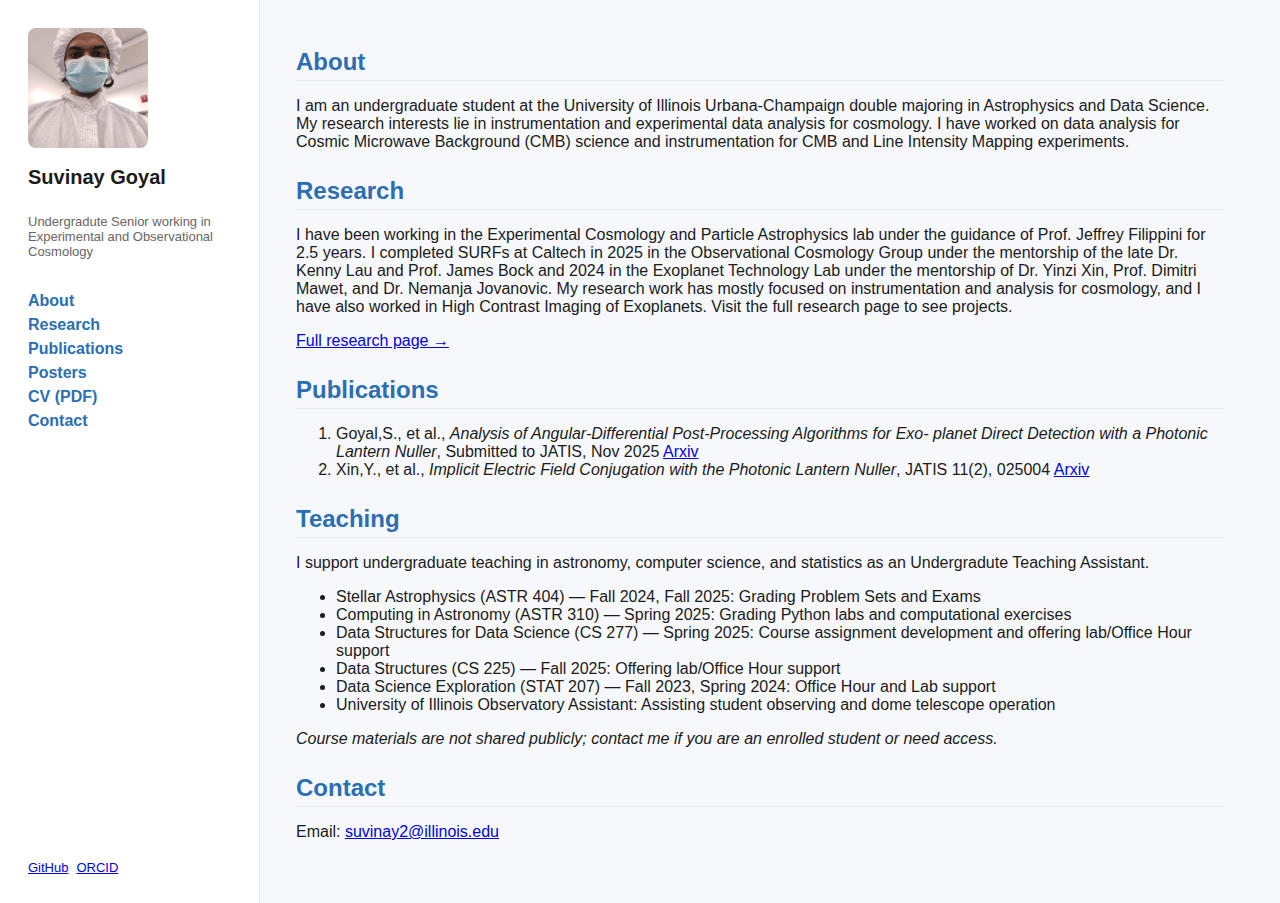
<file: index.html>
<!doctype html>
<html lang="en">
<head>
  <meta charset="utf-8" />
  <meta name="viewport" content="width=device-width,initial-scale=1" />
  <title>Suvinay Goyal — Undergradute Senior working in Experimental and Observational Cosmology</title>
  <link rel="stylesheet" href="assets/css/style.css">
</head>
<body>
  <aside class="sidebar">
    <img class="avatar" src="assets/img/profile.jpg" alt="Your Name">
    <h1>Suvinay Goyal</h1>
    <p class="role">Undergradute Senior working in Experimental and Observational Cosmology</p>
    <nav>
      <a href="index.html#about">About</a>
      <a href="research.html">Research</a>
      <a href="index.html#publications">Publications</a>
      <!-- <a href="teaching.html">Teaching</a> -->
      <a href="posters.html">Posters</a>
      <a href="assets/cv/SuviIlli_CV.pdf" download>CV (PDF)</a>
      <a href="index.html#contact">Contact</a>
    </nav>
    <div class="social">
      <a href="https://github.com/SuviIlli">GitHub</a>
      <!-- <a href="https://scholar.google.com/">Google Scholar</a> -->
      <a href="https://orcid.org/">ORCID</a>
    </div>
  </aside>

  <main class="content">
    <section id="about">
      <h2>About</h2>
      <p>I am an undergraduate student at the University of Illinois Urbana-Champaign double majoring in 
        Astrophysics and Data Science. My research interests lie in instrumentation and experimental data analysis for cosmology. I have
        worked on data analysis for Cosmic Microwave Background (CMB) science and instrumentation
        for CMB and Line Intensity Mapping experiments.</p>
    </section>

    <section id="research">
      <h2>Research</h2>
      <p>I have been working in the Experimental Cosmology and Particle Astrophysics lab 
        under the guidance of Prof. Jeffrey Filippini for 2.5 years. I completed SURFs at 
        Caltech in 2025 in the Observational Cosmology Group under the mentorship of the late 
        Dr. Kenny Lau and Prof. James Bock and 2024 in the Exoplanet Technology Lab under the 
        mentorship of Dr. Yinzi Xin, Prof. Dimitri Mawet, and Dr. Nemanja Jovanovic. My research
        work has mostly focused on instrumentation and analysis for cosmology, and I have also worked 
        in High Contrast Imaging of Exoplanets. Visit the full research page to see projects.</p>
      <p><a href="research.html">Full research page →</a></p>
    </section>

    <section id="publications">
      <h2>Publications</h2>
      <ol>
        <li>Goyal,S., et al., <em>Analysis of Angular-Differential Post-Processing Algorithms for Exo-
          planet Direct Detection with a Photonic Lantern Nuller</em>, Submitted to JATIS, Nov 2025 <a href="#">Arxiv</a></li>
          <li>Xin,Y., et al., <em>Implicit Electric Field Conjugation with the Photonic Lantern Nuller</em>, JATIS 11(2), 025004 <a href="https://arxiv.org/abs/2503.24292">Arxiv</a></li>
      </ol>
    </section>

  <section id="teaching">
      <h2>Teaching</h2>
      <p>I support undergraduate teaching in astronomy, computer science, and statistics as an Undergradute Teaching Assistant.</p>
      <ul>
        <li>Stellar Astrophysics (ASTR 404) — Fall 2024, Fall 2025: Grading Problem Sets and Exams</li>
        <li>Computing in Astronomy (ASTR 310) — Spring 2025: Grading Python labs and computational exercises</li>
        <li>Data Structures for Data Science (CS 277) — Spring 2025: Course assignment development and offering lab/Office Hour support</li>
        <li>Data Structures (CS 225) — Fall 2025: Offering lab/Office Hour support</li>
        <li>Data Science Exploration (STAT 207) — Fall 2023, Spring 2024: Office Hour and Lab support</li>
        <li>University of Illinois Observatory Assistant: Assisting student observing and dome telescope operation</li>
      </ul>
      <p><em>Course materials are not shared publicly; contact me if you are an enrolled student or need access.</em></p>
  </section>

    <section id="contact">
      <h2>Contact</h2>
      <p>Email: <a href="suvinay2@illinois.edu">suvinay2@illinois.edu</a></p>
    </section>
  </main>

  <script src="assets/js/posters.js" defer></script>
</body>
</html>
</file>
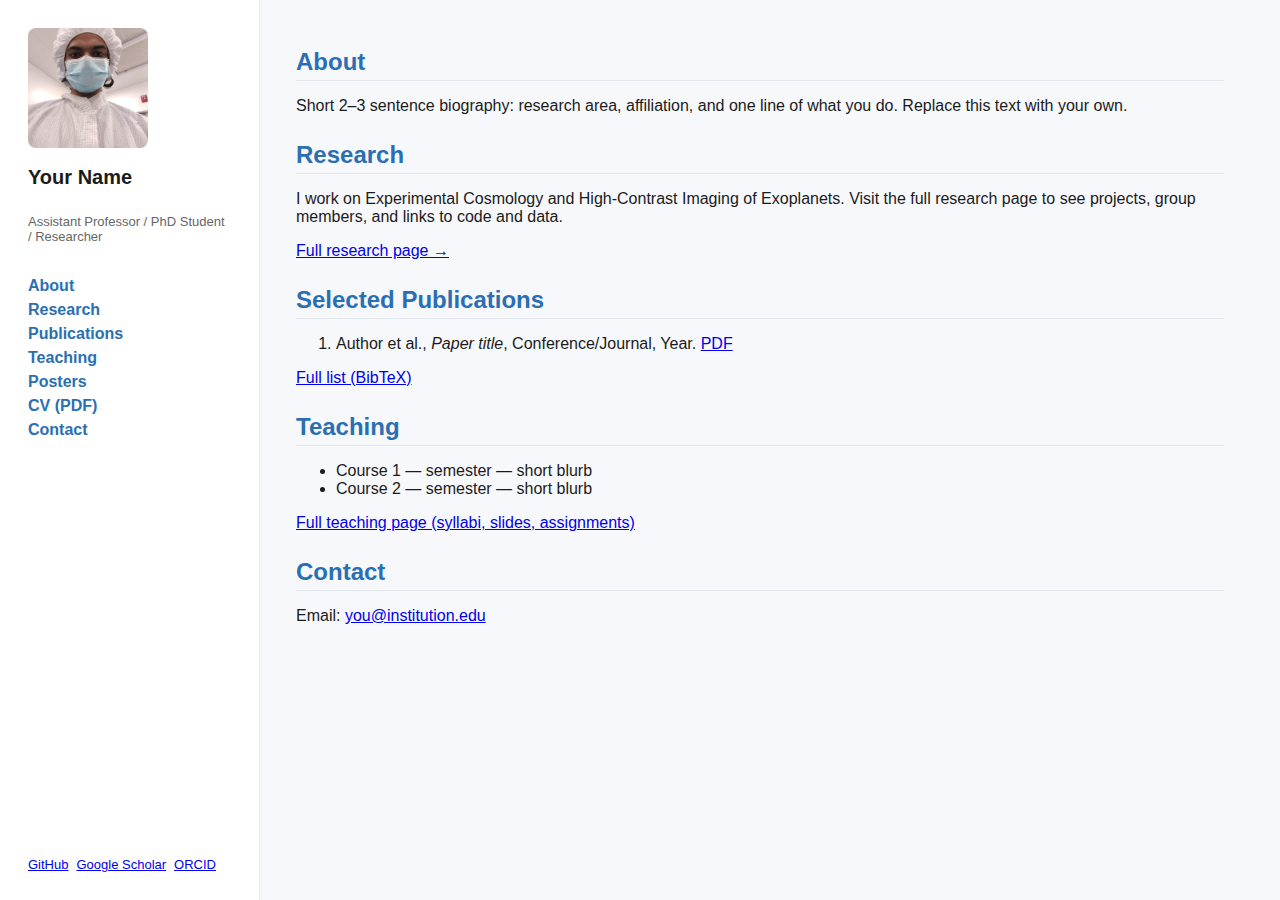
<file: index_Version5.html>
<!doctype html>
<html lang="en">
<head>
  <meta charset="utf-8" />
  <meta name="viewport" content="width=device-width,initial-scale=1" />
  <title>Your Name — Researcher</title>
  <link rel="stylesheet" href="assets/css/style.css">
</head>
<body>
  <aside class="sidebar">
    <img class="avatar" src="assets/img/profile.jpg" alt="Your Name">
    <h1>Your Name</h1>
    <p class="role">Assistant Professor / PhD Student / Researcher</p>
    <nav>
      <a href="index.html#about">About</a>
      <a href="research.html">Research</a>
      <a href="index.html#publications">Publications</a>
      <a href="teaching.html">Teaching</a>
      <a href="posters.html">Posters</a>
      <a href="assets/cv/SuviIlli_CV.pdf" download>CV (PDF)</a>
      <a href="index.html#contact">Contact</a>
    </nav>
    <div class="social">
      <a href="https://github.com/SuviIlli">GitHub</a>
      <a href="https://scholar.google.com/">Google Scholar</a>
      <a href="https://orcid.org/">ORCID</a>
    </div>
  </aside>

  <main class="content">
    <section id="about">
      <h2>About</h2>
      <p>Short 2–3 sentence biography: research area, affiliation, and one line of what you do. Replace this text with your own.</p>
    </section>

    <section id="research">
      <h2>Research</h2>
      <p>I work on Experimental Cosmology and High-Contrast Imaging of Exoplanets. Visit the full research page to see projects, group members, and links to code and data.</p>
      <p><a href="research.html">Full research page →</a></p>
    </section>

    <section id="publications">
      <h2>Selected Publications</h2>
      <ol>
        <li>Author et al., <em>Paper title</em>, Conference/Journal, Year. <a href="#">PDF</a></li>
      </ol>
      <p><a href="publications.html">Full list (BibTeX)</a></p>
    </section>

    <section id="teaching">
      <h2>Teaching</h2>
      <ul>
        <li>Course 1 — semester — short blurb</li>
        <li>Course 2 — semester — short blurb</li>
      </ul>
      <p><a href="teaching.html">Full teaching page (syllabi, slides, assignments)</a></p>
    </section>

    <section id="contact">
      <h2>Contact</h2>
      <p>Email: <a href="mailto:you@institution.edu">you@institution.edu</a></p>
    </section>
  </main>

  <script src="assets/js/posters.js" defer></script>
</body>
</html>
</file>
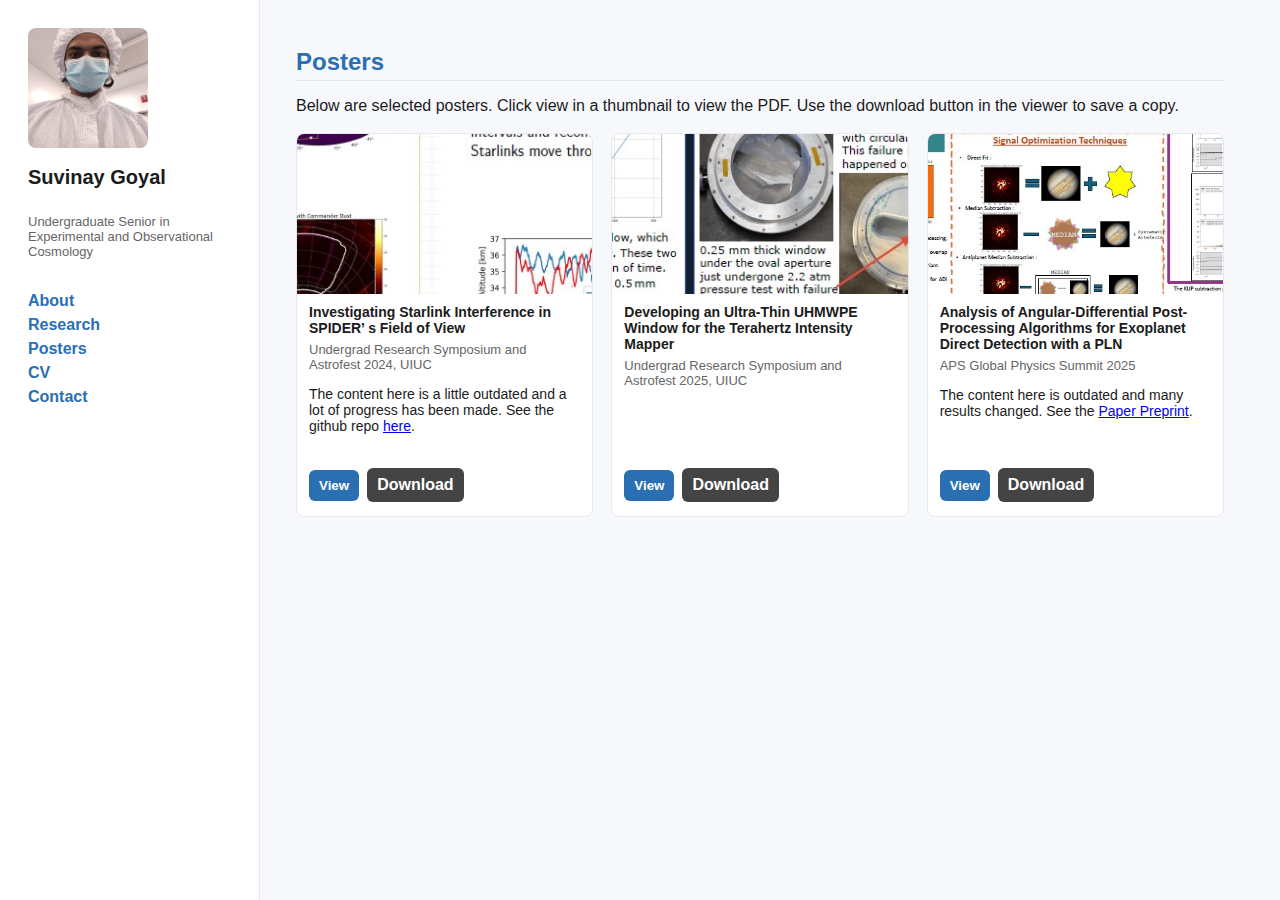
<file: posters.html>
<!doctype html>
<html lang="en">
<head>
  <meta charset="utf-8" />
  <meta name="viewport" content="width=device-width,initial-scale=1" />
  <title>Posters — Suvinay Goyal</title>
  <link rel="stylesheet" href="assets/css/style.css">
</head>
<body>
  <aside class="sidebar">
    <img class="avatar" src="assets/img/profile.jpg" alt="Your Name">
    <h1>Suvinay Goyal</h1>
    <p class="role">Undergraduate Senior in Experimental and Observational Cosmology</p>
    <nav>
      <a href="index.html#about">About</a>
      <a href="research.html">Research</a>
      <!-- <a href="index.html#publications">Publications</a> -->
      <!-- <a href="teaching.html">Teaching</a> -->
      <a href="posters.html">Posters</a>
      <a href="assets/cv/CV_Suvinay_Goyal.pdf" download>CV</a>
      <a href="index.html#contact">Contact</a>
    </nav>
  </aside>

  <main class="content">
    <header>
      <h2>Posters</h2>
      <p>Below are selected posters. Click view in a thumbnail to view the PDF. Use the download button in the viewer to save a copy.</p>
    </header>

    <section class="posters-grid" aria-label="Poster gallery">
      <article class="poster-card" data-pdf="assets/posters/Starlinks_Poster.pdf">
        <img src="assets/img/posters/thumb-starlinks.jpg" alt="Poster title — Conference (Year)">
        <div class="meta">
          <strong>Investigating Starlink Interference in SPIDER’ s Field of View</strong>
          <span class="event">Undergrad Research Symposium and Astrofest 2024, UIUC</span>
          <p>The content here is a little outdated and a lot of progress has been made. See the github repo <a href="https://github.com/SuviIlli/SpiderStarlink" target="_blank" rel="noopener">here</a>.</p>
        </div>
        <div class="poster-actions">
          <button class="view-btn">View</button>
          <a class="download-link" href="assets/posters/Starlinks_Poster.pdf" download>Download</a>
        </div>
      </article>

      <article class="poster-card" data-pdf="assets/posters/Window.pdf">
        <img src="assets/img/posters/thumb-window.jpg" alt="Poster title 2 — Workshop (Year)">
        <div class="meta">
          <strong>Developing an Ultra-Thin UHMWPE Window for the Terahertz Intensity Mapper</strong>
          <span class="event">Undergrad Research Symposium and Astrofest 2025, UIUC</span>
        </div>
        <div class="poster-actions">
          <button class="view-btn">View</button>
          <a class="download-link" href="assets/posters/Window.pdf" download>Download</a>
        </div>
      </article>

      <article class="poster-card" data-pdf="assets/posters/PLN.pdf">
        <img src="assets/img/posters/thumb-PLN.jpg" alt="Poster title 2 — Workshop (Year)">
        <div class="meta">
          <strong>Analysis of Angular-Differential Post-Processing Algorithms for Exoplanet Direct Detection with a PLN</strong>
          <span class="event">APS Global Physics Summit 2025</span>
          <p>The content here is outdated and many results changed. See the <a href="https://arxiv.org/abs/2512.00442">Paper Preprint</a></li>.</p>
        </div>
        <div class="poster-actions">
          <button class="view-btn">View</button>
          <a class="download-link" href="assets/posters/PLN.pdf" download>Download</a>
        </div>
      </article>

    </section>
  </main>

  <div id="posterModal" class="modal" aria-hidden="true" role="dialog" aria-label="Poster viewer">
    <div class="modal-content" role="document">
      <button class="modal-close" aria-label="Close viewer">×</button>
      <div class="modal-toolbar">
        <a id="modalDownload" class="modal-download" href="#" download>Download PDF</a>
      </div>
      <div class="modal-body">
        <iframe id="modalIframe" src="" frameborder="0" aria-label="Poster PDF viewer"></iframe>
      </div>
    </div>
  </div>

  <script src="assets/js/posters.js" defer></script>
</body>
</html>
</file>
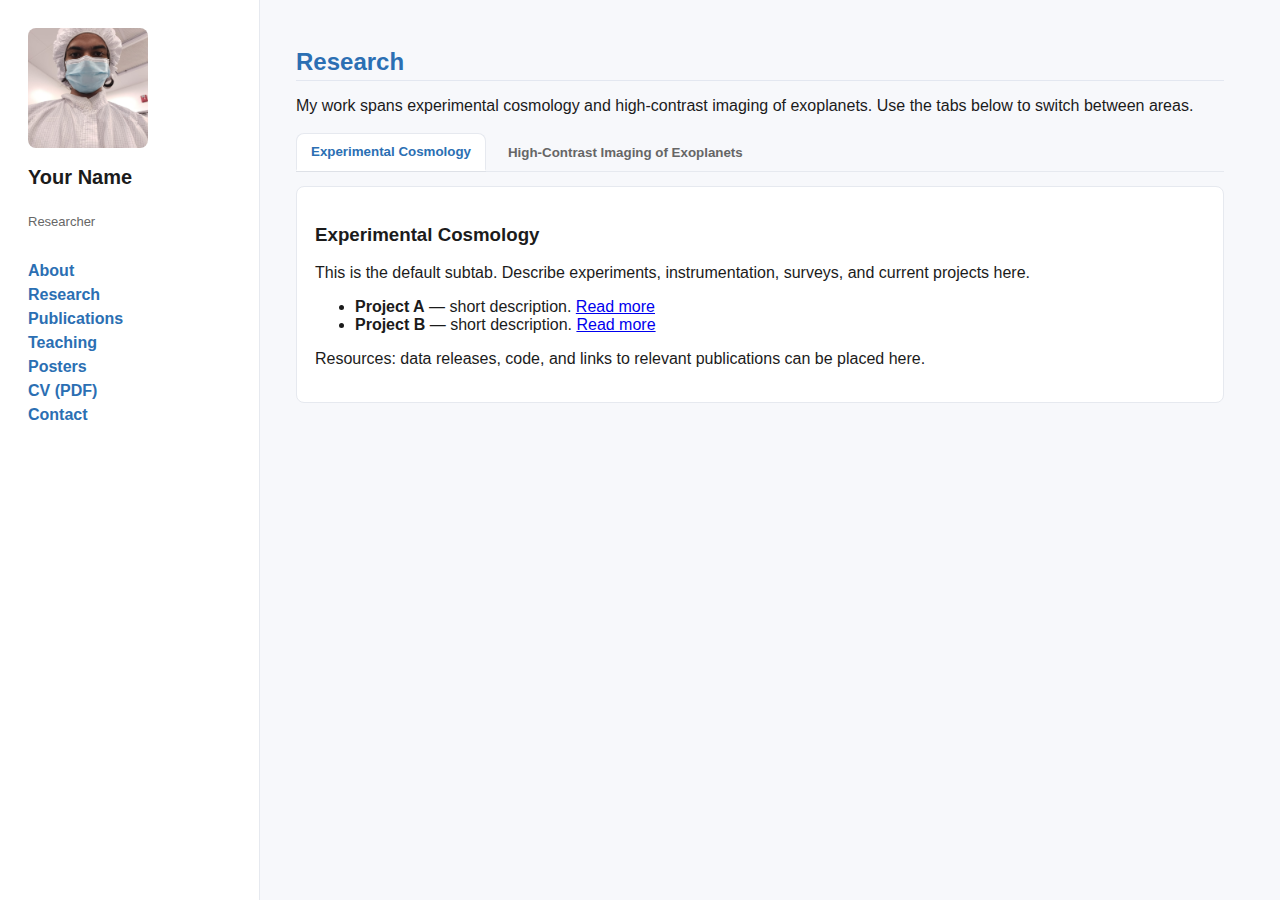
<file: research_Version2.html>
<!doctype html>
<html lang="en">
<head>
  <meta charset="utf-8" />
  <meta name="viewport" content="width=device-width,initial-scale=1" />
  <title>Research — Your Name</title>
  <link rel="stylesheet" href="assets/css/style.css">
</head>
<body>
  <aside class="sidebar">
    <img class="avatar" src="assets/img/profile.jpg" alt="Your Name">
    <h1>Your Name</h1>
    <p class="role">Researcher</p>
    <nav>
      <a href="index.html#about">About</a>
      <a href="research.html">Research</a>
      <a href="index.html#publications">Publications</a>
      <a href="teaching.html">Teaching</a>
      <a href="posters.html">Posters</a>
      <a href="assets/cv/SuviIlli_CV.pdf" download>CV (PDF)</a>
      <a href="index.html#contact">Contact</a>
    </nav>
  </aside>

  <main class="content">
    <header>
      <h2>Research</h2>
      <p>My work spans experimental cosmology and high-contrast imaging of exoplanets. Use the tabs below to switch between areas.</p>
    </header>

    <div class="tabs" role="tablist" aria-label="Research areas">
      <div class="tab-buttons" role="presentation">
        <button id="tab-exp" class="tab-btn active" role="tab" aria-selected="true" aria-controls="panel-exp" data-target="exp">Experimental Cosmology</button>
        <button id="tab-hci" class="tab-btn" role="tab" aria-selected="false" aria-controls="panel-hci" data-target="hci">High-Contrast Imaging of Exoplanets</button>
      </div>

      <section id="panel-exp" class="tab-panel" role="tabpanel" aria-labelledby="tab-exp">
        <h3>Experimental Cosmology</h3>
        <p>This is the default subtab. Describe experiments, instrumentation, surveys, and current projects here.</p>
        <ul>
          <li><strong>Project A</strong> — short description. <a href="#">Read more</a></li>
          <li><strong>Project B</strong> — short description. <a href="#">Read more</a></li>
        </ul>
        <p>Resources: data releases, code, and links to relevant publications can be placed here.</p>
      </section>

      <section id="panel-hci" class="tab-panel" role="tabpanel" aria-labelledby="tab-hci" hidden>
        <h3>High-Contrast Imaging of Exoplanets</h3>
        <p>Describe instrumentation (coronagraphy, wavefront control), observing campaigns, and analysis pipelines for HCI here.</p>
        <ul>
          <li><strong>Project X</strong> — short description. <a href="#">Read more</a></li>
          <li><strong>Project Y</strong> — short description. <a href="#">Read more</a></li>
        </ul>
        <p>Include links to code, demo images, and publications relevant to HCI.</p>
      </section>
    </div>
  </main>

  <script src="assets/js/research.js" defer></script>
</body>
</html>
</file>
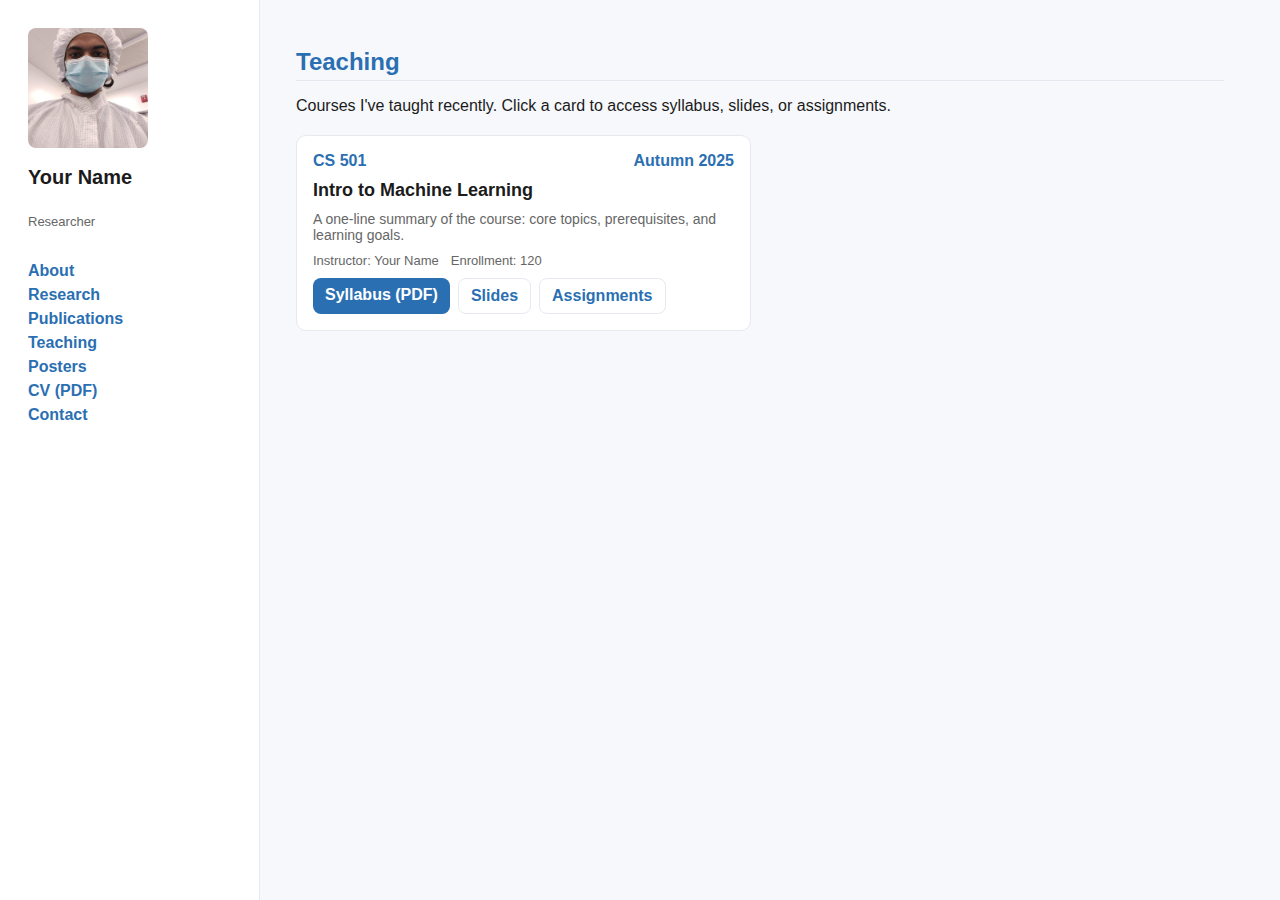
<file: teaching.html>
<!doctype html>
<html lang="en">
<head>
  <meta charset="utf-8" />
  <meta name="viewport" content="width=device-width,initial-scale=1" />
  <title>Teaching — Your Name</title>
  <link rel="stylesheet" href="assets/css/style.css">
</head>
<body>
  <aside class="sidebar">
    <img class="avatar" src="assets/img/profile.jpg" alt="Your Name">
    <h1>Your Name</h1>
    <p class="role">Researcher</p>
    <nav>
      <a href="index.html#about">About</a>
      <a href="research.html">Research</a>
      <a href="index.html#publications">Publications</a>
      <a href="teaching.html">Teaching</a>
      <a href="posters.html">Posters</a>
      <a href="assets/cv/SuviIlli_CV.pdf" download>CV (PDF)</a>
      <a href="index.html#contact">Contact</a>
    </nav>
  </aside>

  <main class="content">
    <header>
      <h2>Teaching</h2>
      <p>Courses I've taught recently. Click a card to access syllabus, slides, or assignments.</p>
    </header>

    <section class="courses-grid" aria-label="Courses">
      <article class="course-card">
        <div class="course-header">
          <div class="course-code">CS 501</div>
          <div class="course-semester">Autumn 2025</div>
        </div>
        <h3 class="course-title">Intro to Machine Learning</h3>
        <p class="course-desc">A one-line summary of the course: core topics, prerequisites, and learning goals.</p>
        <div class="course-meta">
          <span>Instructor: Your Name</span>
          <span>Enrollment: 120</span>
        </div>
        <div class="course-actions">
          <a class="btn" href="assets/teaching/cs501_syllabus.pdf" download>Syllabus (PDF)</a>
          <a class="btn ghost" href="assets/teaching/cs501_slides.zip">Slides</a>
          <a class="btn ghost" href="assets/teaching/cs501_assignments.zip">Assignments</a>
        </div>
      </article>

    </section>
  </main>

</body>
</html>
</file>
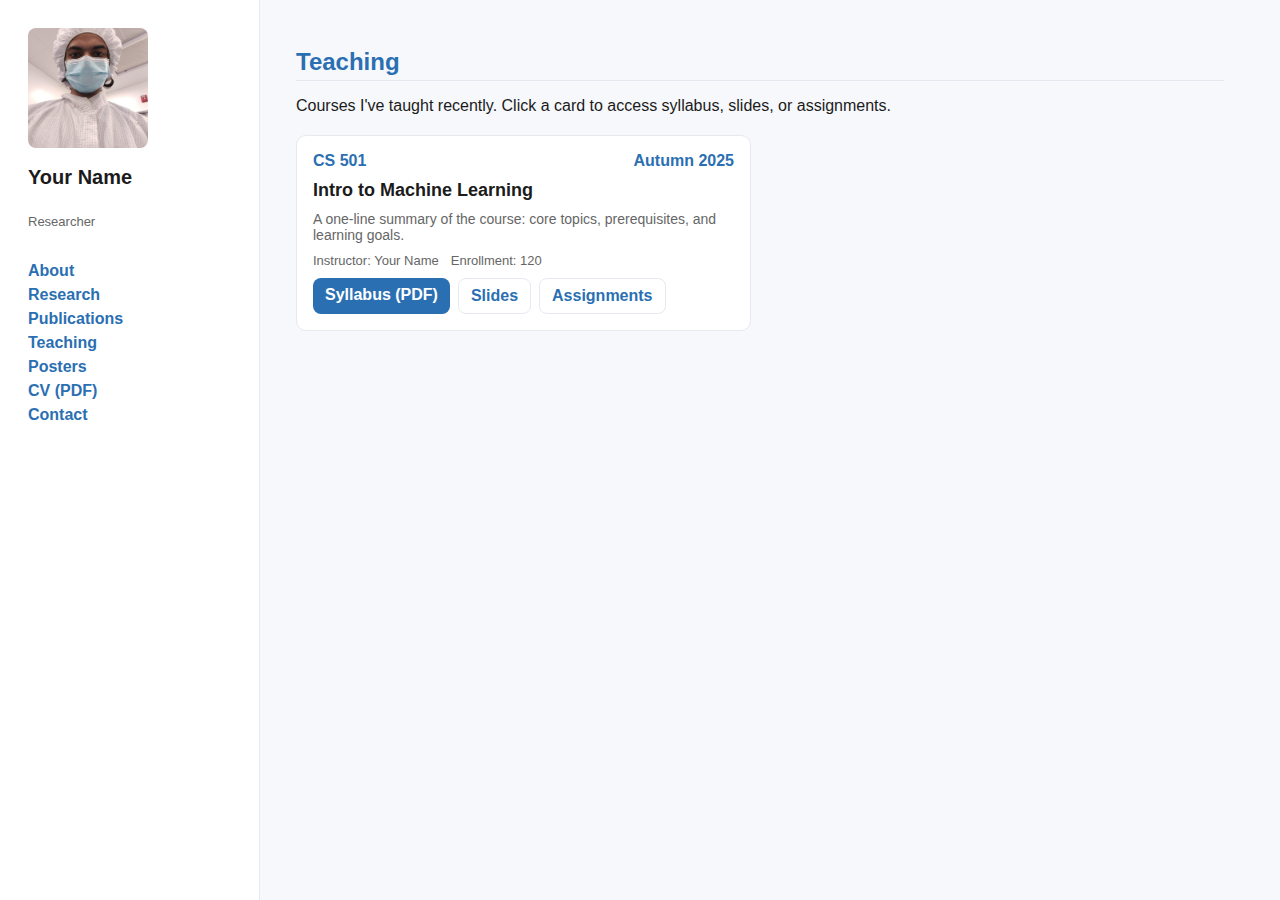
<file: teaching_Version2.html>
<!doctype html>
<html lang="en">
<head>
  <meta charset="utf-8" />
  <meta name="viewport" content="width=device-width,initial-scale=1" />
  <title>Teaching — Your Name</title>
  <link rel="stylesheet" href="assets/css/style.css">
</head>
<body>
  <aside class="sidebar">
    <img class="avatar" src="assets/img/profile.jpg" alt="Your Name">
    <h1>Your Name</h1>
    <p class="role">Researcher</p>
    <nav>
      <a href="index.html#about">About</a>
      <a href="research.html">Research</a>
      <a href="index.html#publications">Publications</a>
      <a href="teaching.html">Teaching</a>
      <a href="posters.html">Posters</a>
      <a href="assets/cv/SuviIlli_CV.pdf" download>CV (PDF)</a>
      <a href="index.html#contact">Contact</a>
    </nav>
  </aside>

  <main class="content">
    <header>
      <h2>Teaching</h2>
      <p>Courses I've taught recently. Click a card to access syllabus, slides, or assignments.</p>
    </header>

    <section class="courses-grid" aria-label="Courses">
      <!-- Example course card — copy per course and update details -->
      <article class="course-card">
        <div class="course-header">
          <div class="course-code">CS 501</div>
          <div class="course-semester">Autumn 2025</div>
        </div>
        <h3 class="course-title">Intro to Machine Learning</h3>
        <p class="course-desc">A one-line summary of the course: core topics, prerequisites, and learning goals.</p>
        <div class="course-meta">
          <span>Instructor: Your Name</span>
          <span>Enrollment: 120</span>
        </div>
        <div class="course-actions">
          <a class="btn" href="assets/teaching/cs501_syllabus.pdf" download>Syllabus (PDF)</a>
          <a class="btn ghost" href="assets/teaching/cs501_slides.zip">Slides</a>
          <a class="btn ghost" href="assets/teaching/cs501_assignments.zip">Assignments</a>
        </div>
      </article>

      <!-- Add more course-card articles as needed -->
    </section>
  </main>

</body>
</html>
</file>
<file: assets/css/style.css>
:root{
  --accent:#2b6fb3;
  --bg:#f7f8fb;
  --text:#1b1b1b;
  --muted:#666;
  --sidebar-width:260px;
  font-family: -apple-system, BlinkMacSystemFont, "Segoe UI", Roboto, "Helvetica Neue", Arial;
}
*{box-sizing:border-box}
body{
  margin:0;
  display:flex;
  min-height:100vh;
  background:var(--bg);
  color:var(--text);
}
.sidebar{
  width:var(--sidebar-width);
  background:white;
  padding:28px;
  border-right:1px solid #e6e9ef;
  display:flex;
  flex-direction:column;
  gap:12px;
  align-items:flex-start;
}
.avatar{
  width:120px;
  height:120px;
  object-fit:cover;
  border-radius:8px;
}
.sidebar h1{margin:6px 0 0;font-size:20px}
.sidebar .role{color:var(--muted);font-size:13px}
.sidebar nav{display:flex;flex-direction:column;gap:6px;margin-top:8px}
.sidebar nav a{color:var(--accent);text-decoration:none;font-weight:600}
.social{
  margin-top:auto;
  font-size:13px;
  display:flex;
  gap:8px;
}

.social .icon-link{
  width:22px;
  height:22px;
  display:inline-flex;
  align-items:center;
  justify-content:center;
  color:var(--muted);
  text-decoration:none;
  border-radius:50%;
  border:1px solid #d3d7e3;
  background:#fff;
  transition:background 0.15s ease, color 0.15s ease, border-color 0.15s ease;
}

.social .icon-link svg{
  width:14px;
  height:14px;
}

.social .icon-link:hover{
  color:#fff;
  background:var(--accent);
  border-color:var(--accent);
}

.content{
  padding:36px;
  flex:1;
  max-width:1000px;
}
.content h2{margin-top:8px;color:var(--accent)}
@media (max-width:800px){
  body{flex-direction:column}
  .sidebar{width:100%;border-right:none;border-bottom:1px solid #e6e9ef}
}

.tabs{
  margin-top:18px;
  background:transparent;
}
.tab-buttons{
  display:flex;
  gap:8px;
  border-bottom:1px solid #e6e9ef;
  margin-bottom:14px;
}
.tab-btn{
  background:transparent;
  border:0;
  padding:10px 14px;
  font-weight:700;
  color:var(--muted);
  cursor:pointer;
  border-radius:8px 8px 0 0;
}
.tab-btn.active{
  color:var(--accent);
  background:white;
  border:1px solid #e6e9ef;
  border-bottom:2px solid white;
  box-shadow: 0 1px 0 rgba(0,0,0,0.03);
}
.tab-panel{
  background:white;
  border:1px solid #e6e9ef;
  border-radius:8px;
  padding:18px;
}
.tab-panel[hidden]{display:none}

.posters-grid{
  display:grid;
  grid-template-columns:repeat(auto-fill, minmax(220px, 1fr));
  gap:18px;
  margin-top:18px;
}
.poster-card{
  background:white;
  border:1px solid #e6e9ef;
  border-radius:8px;
  overflow:hidden;
  display:flex;
  flex-direction:column;
  height:100%;
}
.poster-card img{
  width:100%;
  height:160px;
  object-fit:cover;
  background:#f0f2f5;
}
.poster-card .meta{
  padding:10px 12px;
  font-size:14px;
  color:var(--text);
  flex:1;
}
.poster-card .meta .event{
  display:block;
  color:var(--muted);
  font-size:13px;
  margin-top:6px;
}
.poster-actions{
  display:flex;
  gap:8px;
  padding:10px 12px 14px;
  align-items:center;
}
.view-btn, .download-link{
  background:var(--accent);
  color:white;
  border:none;
  padding:8px 10px;
  border-radius:6px;
  text-decoration:none;
  font-weight:600;
  cursor:pointer;
}
.download-link{background:#444; display:inline-block}

/* Modal */
.modal{
  display:none;
  position:fixed;
  z-index:1200;
  inset:0;
  background:rgba(13,18,26,0.6);
  align-items:center;
  justify-content:center;
  padding:20px;
}
.modal[aria-hidden="false"]{display:flex}
.modal-content{
  background:#fff;
  width:90%;
  max-width:1000px;
  height:85%;
  border-radius:8px;
  overflow:hidden;
  display:flex;
  flex-direction:column;
}
.modal-toolbar{
  padding:8px 12px;
  border-bottom:1px solid #eef2f6;
  display:flex;
  justify-content:flex-end;
  gap:8px;
}
.modal-download{
  background:#2b6fb3;
  color:#fff;
  padding:6px 10px;
  border-radius:6px;
  text-decoration:none;
  font-weight:600;
}
.modal-body{flex:1; background:#f7f8fb; display:flex}
#modalIframe{
  width:100%;
  height:100%;
  border:0;
}
.modal-close{
  position:absolute;
  right:20px;
  top:18px;
  background:transparent;
  border:0;
  font-size:28px;
  color:#fff;
  cursor:pointer;
}

/* Teaching / Courses */
.courses-grid{
  display:grid;
  grid-template-columns:repeat(auto-fill, minmax(300px, 1fr));
  gap:18px;
  margin-top:20px;
}
.course-card{
  background:white;
  border:1px solid #e6e9ef;
  border-radius:10px;
  padding:16px;
  display:flex;
  flex-direction:column;
  gap:10px;
}
.course-header{
  display:flex;
  justify-content:space-between;
  gap:8px;
  align-items:center;
  font-weight:700;
  color:var(--accent);
}
.course-title{
  margin:0;
  font-size:18px;
}
.course-desc{
  margin:0;
  color:var(--muted);
  font-size:14px;
}
.course-meta{
  display:flex;
  gap:12px;
  color:var(--muted);
  font-size:13px;
}
.course-actions{
  margin-top:auto;
  display:flex;
  gap:8px;
  flex-wrap:wrap;
}
.btn{
  background:var(--accent);
  color:white;
  padding:8px 12px;
  border-radius:8px;
  text-decoration:none;
  font-weight:600;
  display:inline-block;
}
.btn.ghost{
  background:#fff;
  color:var(--accent);
  border:1px solid #e6e9ef;
}
@media (max-width:600px){
  .courses-grid{grid-template-columns:1fr}
}


.research-card{
  display:flex;
  flex-direction:column;        
  gap:10px;
  background:white;
  border:1px solid #e6e9ef;
  border-radius:10px;
  padding:14px 16px 18px;
  margin-top:16px;
  box-shadow:0 10px 4px rgba(15,23,42,0.04);
}

.research-media{
  margin-bottom:4px;
}

.research-media img{
  width:100%;                  
  max-height:340 px;
  border-radius:8px;
  object-fit:cover;
  background:#f0f2f5;
}

.research-body{
  flex:1;
}

.research-meta{
  margin:4px 0 10px;
  font-size:13px;
  color:var(--muted);
}

@media (max-width:800px){
  .research-card{
    padding:12px 12px 16px;
  }
}
.research-body{
  flex:1;
}
.research-meta{
  margin:4px 0 10px;
  font-size:13px;
  color:var(--muted);
}
.research-links{
  margin:4px 0;
  font-size:13px;
}
@media (max-width:800px){
  .research-card{
    flex-direction:column;
  }
  .research-media img{
    width:100%;
    max-width:100%;
  }
}

.hero{
  position:relative;
  margin:-20px -36px 24px; 
  height:220px;
  overflow:hidden;
  border-radius:0 0 10px 10px;
  box-shadow:0 6px 12px rgba(15,23,42,0.18);
}

.hero-image{
  position:absolute;
  inset:0;
  background-image:url("../img/hero_milkyway.jpg"); 
  background-size:cover;
  background-position:center;
  filter:brightness(0.7);
}

.hero-overlay{
  position:relative;
  z-index:1;
  width:100%;
  height:100%;
  display:flex;
  align-items:flex-end;
  padding:24px 32px;
}

.hero-text{
  color:#fff;
  text-shadow:0 2px 4px rgba(0,0,0,0.5);
}

.hero-name{
  margin:0;
  font-size:32px;
  letter-spacing:0.03em;
  font-weight:600;
}

.hero-tagline{
  margin:6px 0 0;
  font-size:14px;
  max-width:540px;
}

/* Tighten for mobile */
@media (max-width:800px){
  .hero{
    margin:-20px -16px 24px;
    height:200px;
    border-radius:0 0 8px 8px;
  }
  .hero-overlay{
    padding:18px 20px;
  }
  .hero-name{
    font-size:26px;
  }
  .hero-tagline{
    font-size:13px;
  }
}
.content section{
  margin-bottom:26px;
}

.content h2{
  margin-top:12px;
  margin-bottom:6px;
  color:var(--accent);
  border-bottom:1px solid #e3e7f0;
  padding-bottom:4px;
}
</file>
